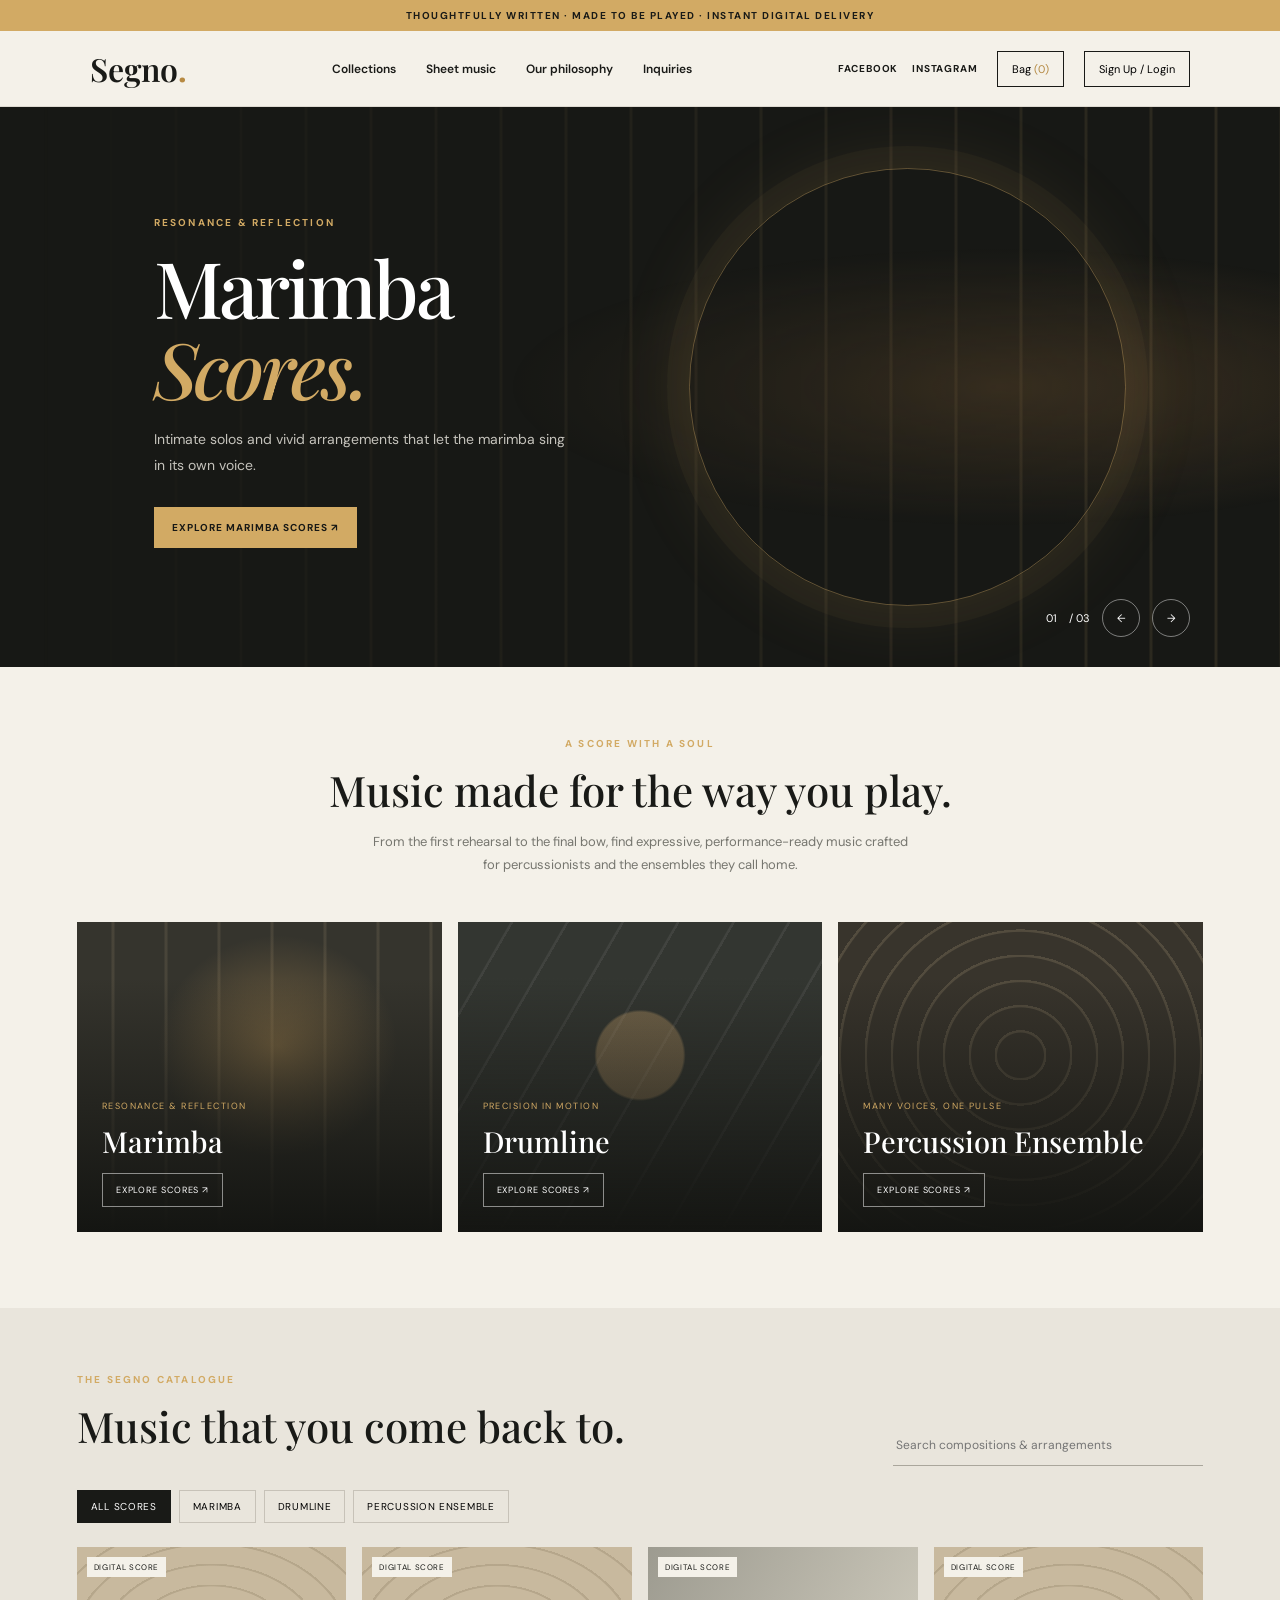
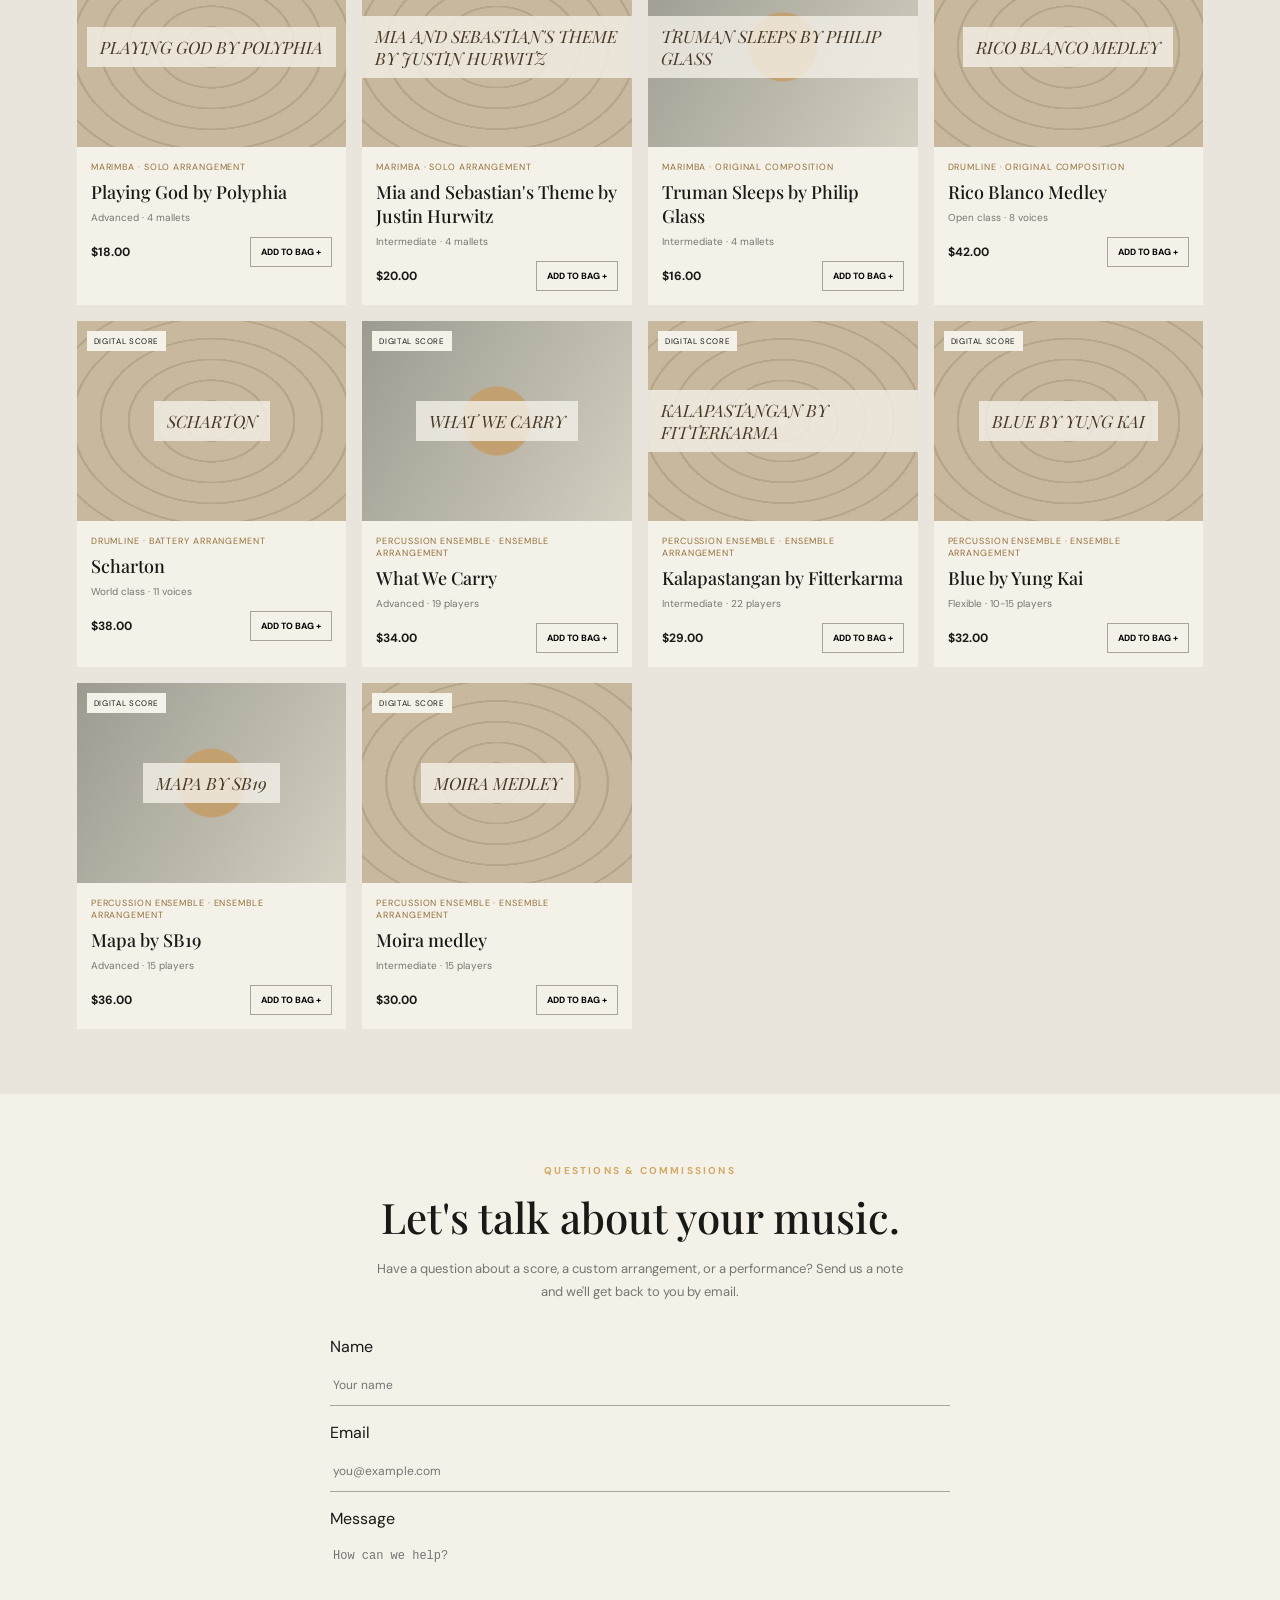
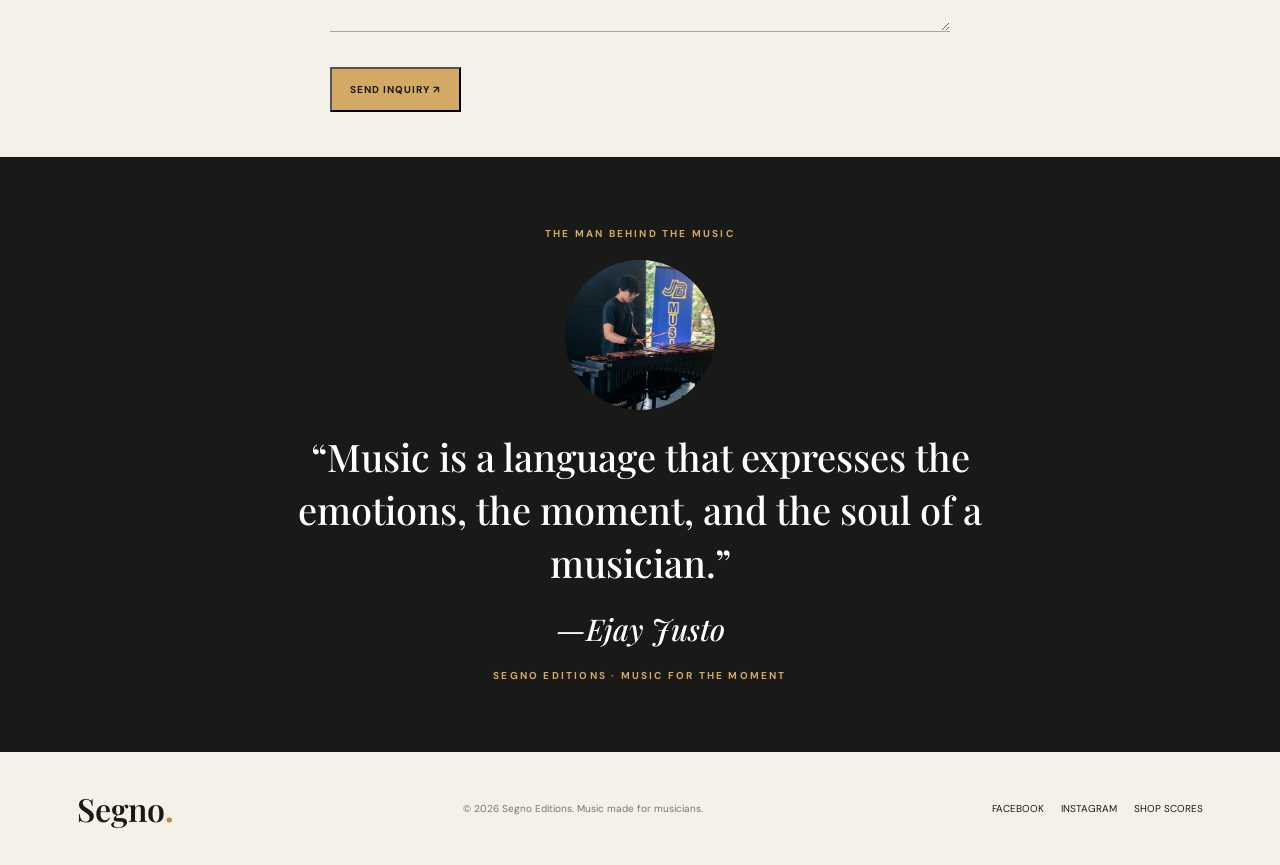
<file: index.html>
<!doctype html>
<html lang="en">
  <head>
    <meta charset="UTF-8" />
    <meta name="viewport" content="width=device-width, initial-scale=1" />
    <meta name="theme-color" content="#171815" />
    <title>Segno — Music for the moment</title>
    <link rel="stylesheet" href="0039JustoStyle.css" />
    <script src="LoginSignup.js" defer></script>
    <script src="0039JustoStyle.js" defer></script>
    <script src="LoggedIn.js" defer></script>
    <script src="Signedup.js" defer></script>
  </head>
  <body>
    <div class="announcement">
      Thoughtfully written · Made to be played · Instant digital delivery
    </div>
    <header>
      <button class="menu" id="menu" aria-label="Toggle navigation">☰</button
      ><a class="logo" href="#home">Segno<b>.</b></a>
      <nav class="nav" id="nav">
        <a href="#collections">Collections</a><a href="#shop">Sheet music</a
        ><a href="#about">Our philosophy</a><a href="#inquiries">Inquiries</a>
      </nav>
      <div class="right">
        <div class="social">
          <a href="https://www.facebook.com/Mobshaker.1" target="_blank" rel="noopener"
            >Facebook</a
          ><a href="https://www.instagram.com/mobshaker/?hl=en" target="_blank" rel="noopener"
            >Instagram</a
          >
        </div>
        <button class="cart-open" id="openCart">
          Bag <span class="count" id="count">(0)</span>
        </button>
        <button class="SignUpLogin" id="SignUpLogin" onclick="window.location.href='LoginSignup.html'">
          Sign Up / Login
        </button>
        <script>
          const session = getSession();
          const user = session && session.email ? readUsers()[session.email] : null;
          if (user) {
            getElementById("SignUpLogin").style.display = "none"
            SignUpLogin.button = "Hi, " + user.username;
          }
          else {
            getElementById("SignUpLogin").style.display = "block"
          }
        </script>
      </div>
    </header>
    <main>
      <section class="hero" id="home">
        <div class="hero-content">
          <div class="eyebrow" id="eyebrow">Resonance & reflection</div>
          <h1 id="title">Marimba<br /><em>Scores.</em></h1>
          <p id="description">
            Intimate solos and vivid arrangements that let the marimba sing in
            its own voice.
          </p>
          <a class="gold-button" id="heroLink" href="#marimba"
            >Explore marimba scores ↗</a
          >
        </div>
        <div class="controls">
          <span id="slideNumber">01</span> / 03
          <button id="prev" aria-label="Previous slide">←</button
          ><button id="next" aria-label="Next slide">→</button>
        </div>
      </section>
      <section class="intro" id="about">
        <div class="eyebrow">A score with a soul</div>
        <h2>Music made for the way you play.</h2>
        <p>
          From the first rehearsal to the final bow, find expressive,
          performance-ready music crafted for percussionists and the ensembles
          they call home.
        </p>
      </section>
      <section class="collections" id="collections">
        <article class="collection">
          <div class="collection-content">
            <small>Resonance & reflection</small>
            <h3>Marimba</h3>
            <a href="#marimba">Explore scores ↗</a>
          </div>
        </article>
        <article class="collection">
          <div class="collection-content">
            <small>Precision in motion</small>
            <h3>Drumline</h3>
            <a href="#drumline">Explore scores ↗</a>
          </div>
        </article>
        <article class="collection">
          <div class="collection-content">
            <small>Many voices, one pulse</small>
            <h3>Percussion Ensemble</h3>
            <a href="#ensemble">Explore scores ↗</a>
          </div>
        </article>
      </section>
      <section class="shop" id="shop">
        <div class="shop-head">
          <div>
            <div class="eyebrow">The Segno catalogue</div>
            <h2 id="shopTitle">Music that you come back to.</h2>
          </div>
          <input
            class="search"
            id="search"
            type="search"
            placeholder="Search compositions & arrangements"
            aria-label="Search scores"
          />
        </div>
        <div class="filters">
          <button class="filter active" data-filter="all">All scores</button
          ><button class="filter" data-filter="Marimba">Marimba</button
          ><button class="filter" data-filter="Drumline">Drumline</button
          ><button class="filter" data-filter="Percussion Ensemble">
            Percussion ensemble
          </button>
        </div>
        <div class="products" id="products"></div>
      </section>
      <section class="intro" id="inquiries">
        <div class="eyebrow">Questions & commissions</div>
        <h2>Let's talk about your music.</h2>
        <p>
          Have a question about a score, a custom arrangement, or a performance?
          Send us a note and we'll get back to you by email.
        </p>
        <form
          action="mailto:justo.ejay.silva1@gmail.com"
          method="post"
          enctype="text/plain"
          style="max-width: 620px; margin: 2rem auto 0; text-align: left;"
        >
          <label for="inquiryName">Name</label>
          <input
            class="search"
            id="inquiryName"
            name="Name"
            type="text"
            placeholder="Your name"
            required
            style="display: block; width: 100%; margin: 0.5rem 0 1rem;"
          />
          <label for="inquiryEmail">Email</label>
          <input
            class="search"
            id="inquiryEmail"
            name="Email"
            type="email"
            placeholder="you@example.com"
            required
            style="display: block; width: 100%; margin: 0.5rem 0 1rem;"
          />
          <label for="inquiryMessage">Message</label>
          <textarea
            class="search"
            id="inquiryMessage"
            name="Message"
            rows="5"
            placeholder="How can we help?"
            required
            style="display: block; width: 100%; margin: 0.5rem 0 1.25rem; resize: vertical;"
          ></textarea>
          <button class="gold-button" type="submit">Send inquiry ↗</button>
        </form>
      </section>
      <section class="quote">
        <div class="eyebrow">The Man behind the music</div>
        <div class="quote-image">
          <image src="Gemini_Generated_Image_k4zdtqk4zdtqk4zd.jpg" alt="EjayJusto" />
        </div>
        <blockquote>
          “Music is a language that expresses the emotions, the moment, and the soul of a musician.”
        </blockquote>
        <h2><em>—Ejay Justo</em></h2>
        <div class="eyebrow">Segno Editions · Music for the moment</div>
      </section>
    </main>
    <footer>
      <a class="logo" href="#home">Segno<b>.</b></a>
      <p>© 2026 Segno Editions. Music made for musicians.</p>
      <div class="footer-links">
        <a href="https://www.facebook.com/Mobshaker.1" target="_blank" rel="noopener"
          >Facebook</a
        ><a href="https://www.instagram.com/mobshaker/?hl=en" target="_blank" rel="noopener"
          >Instagram</a
        ><a href="#shop">Shop scores</a>
      </div>
    </footer>
    <div class="overlay" id="overlay"></div>
    <aside class="drawer" id="drawer" aria-label="Shopping bag">
      <div class="drawer-head">
        <h2>Your bag <span class="count" id="drawerCount">(0)</span></h2>
        <button class="close" id="close" aria-label="Close cart">x</button>
      </div>
      <div class="items" id="items"></div>
      <div class="total">
        <span>Subtotal</span><span id="total">$0.00</span>
      </div>
      <button class="checkout" id="checkout">Continue to checkout</button>
    </aside>
    <div class="notice" id="notice" role="status"></div>
  </body>
</html>
<!-- Placeholder ang $ sign ng Pesos, will change it -->
</file>
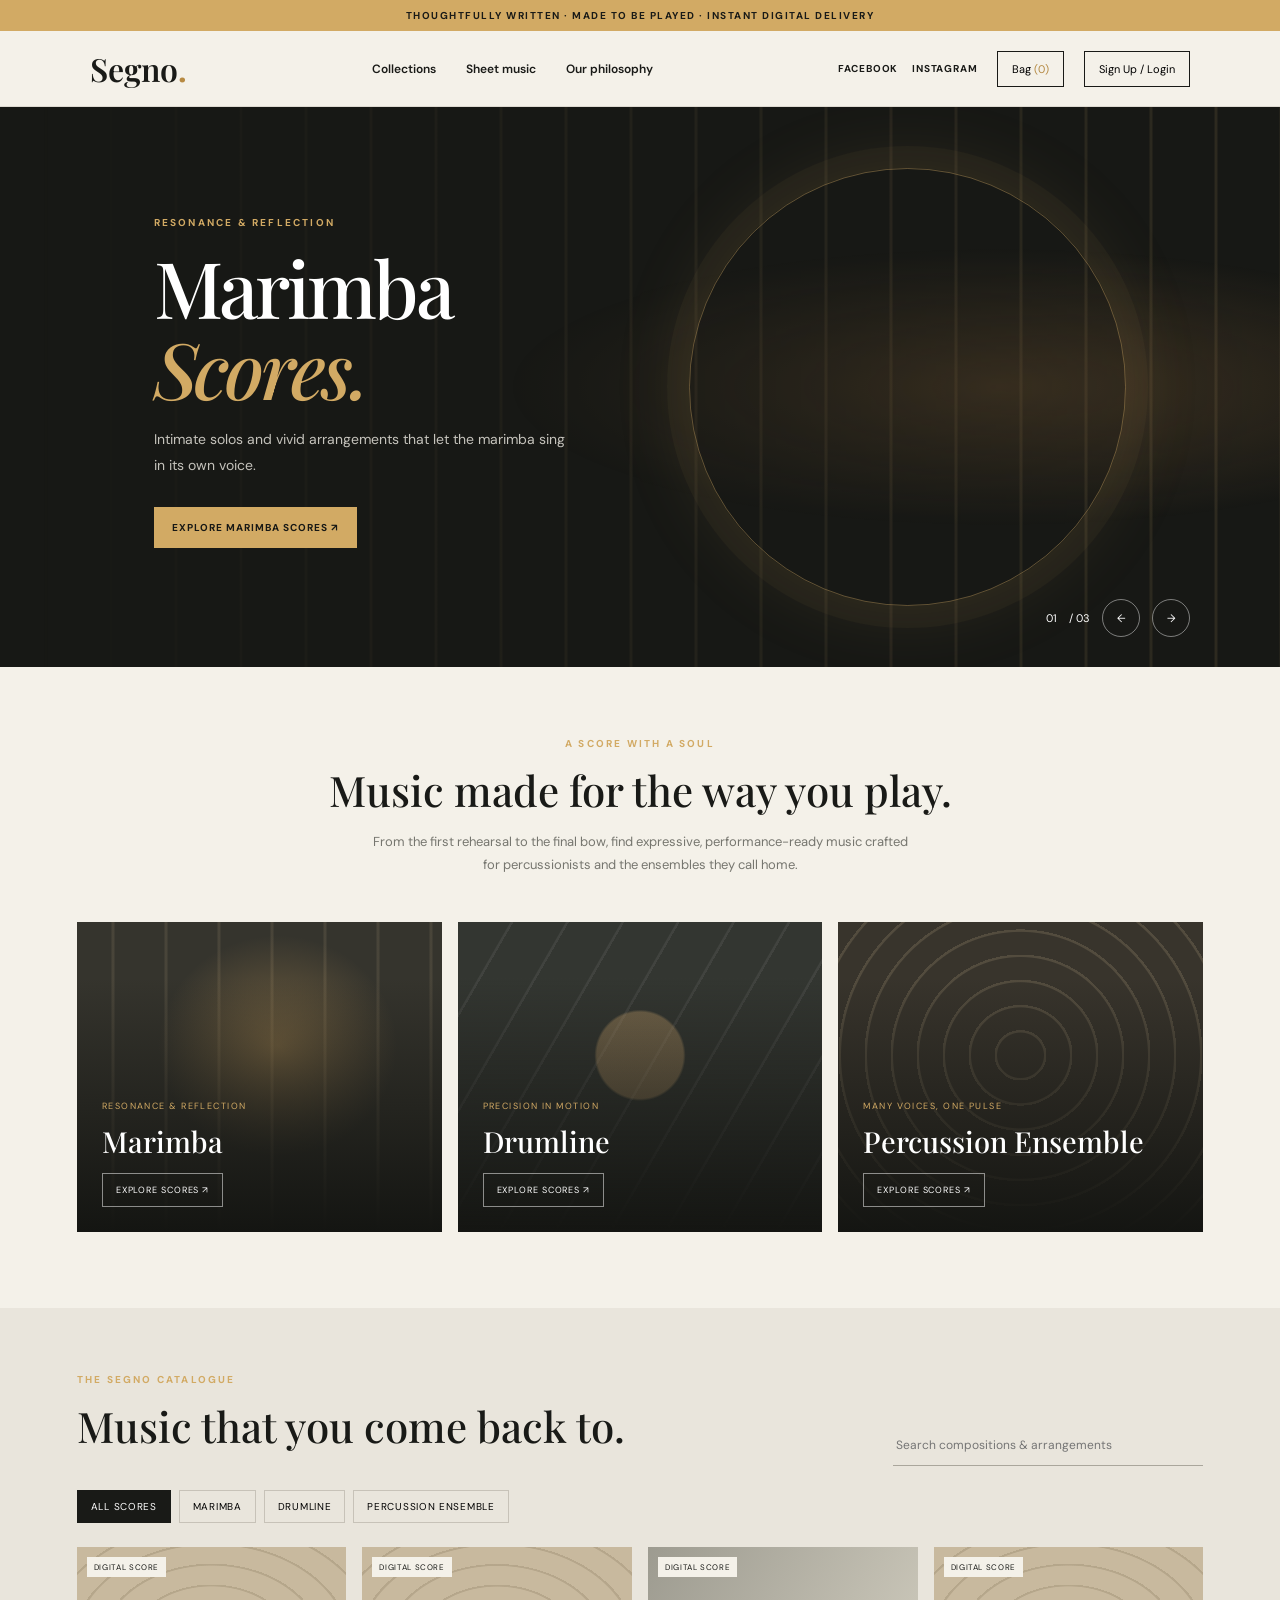
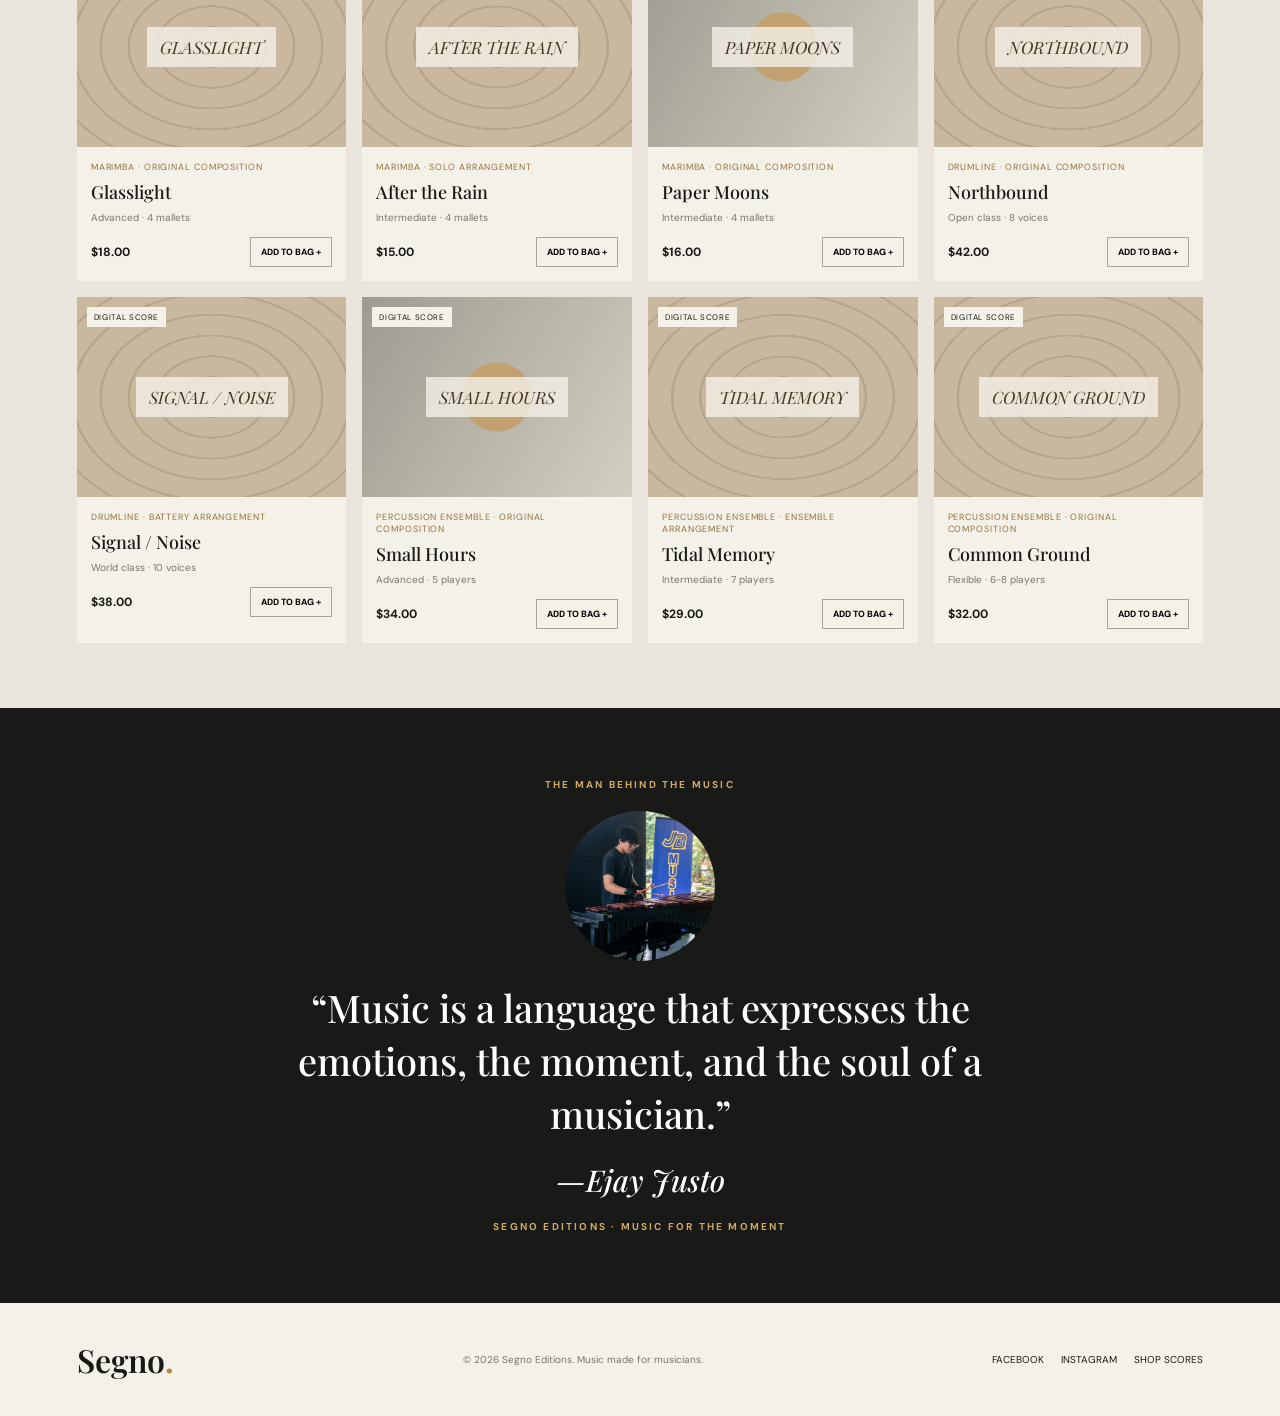
<file: WebSys E-Commerce/index.html>
<!doctype html>
<html lang="en">
  <head>
    <meta charset="UTF-8" />
    <meta name="viewport" content="width=device-width, initial-scale=1" />
    <meta name="theme-color" content="#171815" />
    <title>Segno — Music for the moment</title>
    <link rel="stylesheet" href="CSS/style.css" />
    <script src="JavaScript/LoginSignup.js" defer></script>
    <script src="JavaScript/index.js" defer></script>
    <script src="React/LoggedIn.js" defer></script>
    <script src="React/Signedup.js" defer></script>
  </head>
  <body>
    <div class="announcement">
      Thoughtfully written · Made to be played · Instant digital delivery
    </div>
    <header>
      <button class="menu" id="menu" aria-label="Toggle navigation">☰</button
      ><a class="logo" href="#home">Segno<b>.</b></a>
      <nav class="nav" id="nav">
        <a href="#collections">Collections</a><a href="#shop">Sheet music</a
        ><a href="#about">Our philosophy</a>
      </nav>
      <div class="right">
        <div class="social">
          <a href="https://www.facebook.com/Mobshaker.1" target="_blank" rel="noopener"
            >Facebook</a
          ><a href="https://www.instagram.com/mobshaker/?hl=en" target="_blank" rel="noopener"
            >Instagram</a
          >
        </div>
        <button class="cart-open" id="openCart">
          Bag <span class="count" id="count">(0)</span>
        </button>
        <button class="SignUpLogin" id="SignUpLogin" onclick="window.location.href='LoginSignup.html'">
          Sign Up / Login
        </button>
      </div>
    </header>
    <main>
      <section class="hero" id="home">
        <div class="hero-content">
          <div class="eyebrow" id="eyebrow">Resonance & reflection</div>
          <h1 id="title">Marimba<br /><em>Scores.</em></h1>
          <p id="description">
            Intimate solos and vivid arrangements that let the marimba sing in
            its own voice.
          </p>
          <a class="gold-button" id="heroLink" href="#marimba"
            >Explore marimba scores ↗</a
          >
        </div>
        <div class="controls">
          <span id="slideNumber">01</span> / 03
          <button id="prev" aria-label="Previous slide">←</button
          ><button id="next" aria-label="Next slide">→</button>
        </div>
      </section>
      <section class="intro" id="about">
        <div class="eyebrow">A score with a soul</div>
        <h2>Music made for the way you play.</h2>
        <p>
          From the first rehearsal to the final bow, find expressive,
          performance-ready music crafted for percussionists and the ensembles
          they call home.
        </p>
      </section>
      <section class="collections" id="collections">
        <article class="collection">
          <div class="collection-content">
            <small>Resonance & reflection</small>
            <h3>Marimba</h3>
            <a href="#marimba">Explore scores ↗</a>
          </div>
        </article>
        <article class="collection">
          <div class="collection-content">
            <small>Precision in motion</small>
            <h3>Drumline</h3>
            <a href="#drumline">Explore scores ↗</a>
          </div>
        </article>
        <article class="collection">
          <div class="collection-content">
            <small>Many voices, one pulse</small>
            <h3>Percussion Ensemble</h3>
            <a href="#ensemble">Explore scores ↗</a>
          </div>
        </article>
      </section>
      <section class="shop" id="shop">
        <div class="shop-head">
          <div>
            <div class="eyebrow">The Segno catalogue</div>
            <h2 id="shopTitle">Music that you come back to.</h2>
          </div>
          <input
            class="search"
            id="search"
            type="search"
            placeholder="Search compositions & arrangements"
            aria-label="Search scores"
          />
        </div>
        <div class="filters">
          <button class="filter active" data-filter="all">All scores</button
          ><button class="filter" data-filter="Marimba">Marimba</button
          ><button class="filter" data-filter="Drumline">Drumline</button
          ><button class="filter" data-filter="Percussion Ensemble">
            Percussion ensemble
          </button>
        </div>
        <div class="products" id="products"></div>
      </section>
      <section class="quote">
        <div class="eyebrow">The Man behind the music</div>
        <div class="quote-image">
          <image src="Images/Gemini_Generated_Image_k4zdtqk4zdtqk4zd.jpg" alt="EjayJusto" />
        </div>
        <blockquote>
          “Music is a language that expresses the emotions, the moment, and the soul of a musician.”
        </blockquote>
        <h2><em>—Ejay Justo</em></h2>
        <div class="eyebrow">Segno Editions · Music for the moment</div>
      </section>
    </main>
    <footer>
      <a class="logo" href="#home">Segno<b>.</b></a>
      <p>© 2026 Segno Editions. Music made for musicians.</p>
      <div class="footer-links">
        <a href="https://www.facebook.com/Mobshaker.1" target="_blank" rel="noopener"
          >Facebook</a
        ><a href="https://www.instagram.com/mobshaker/?hl=en" target="_blank" rel="noopener"
          >Instagram</a
        ><a href="#shop">Shop scores</a>
      </div>
    </footer>
    <div class="overlay" id="overlay"></div>
    <aside class="drawer" id="drawer" aria-label="Shopping bag">
      <div class="drawer-head">
        <h2>Your bag <span class="count" id="drawerCount">(0)</span></h2>
        <button class="close" id="close" aria-label="Close cart">x</button>
      </div>
      <div class="items" id="items"></div>
      <div class="total">
        <span>Subtotal</span><span id="total">$0.00</span>
      </div>
      <button class="checkout" id="checkout">Continue to checkout</button>
    </aside>
    <div class="notice" id="notice" role="status"></div>
  </body>
</html>
</file>
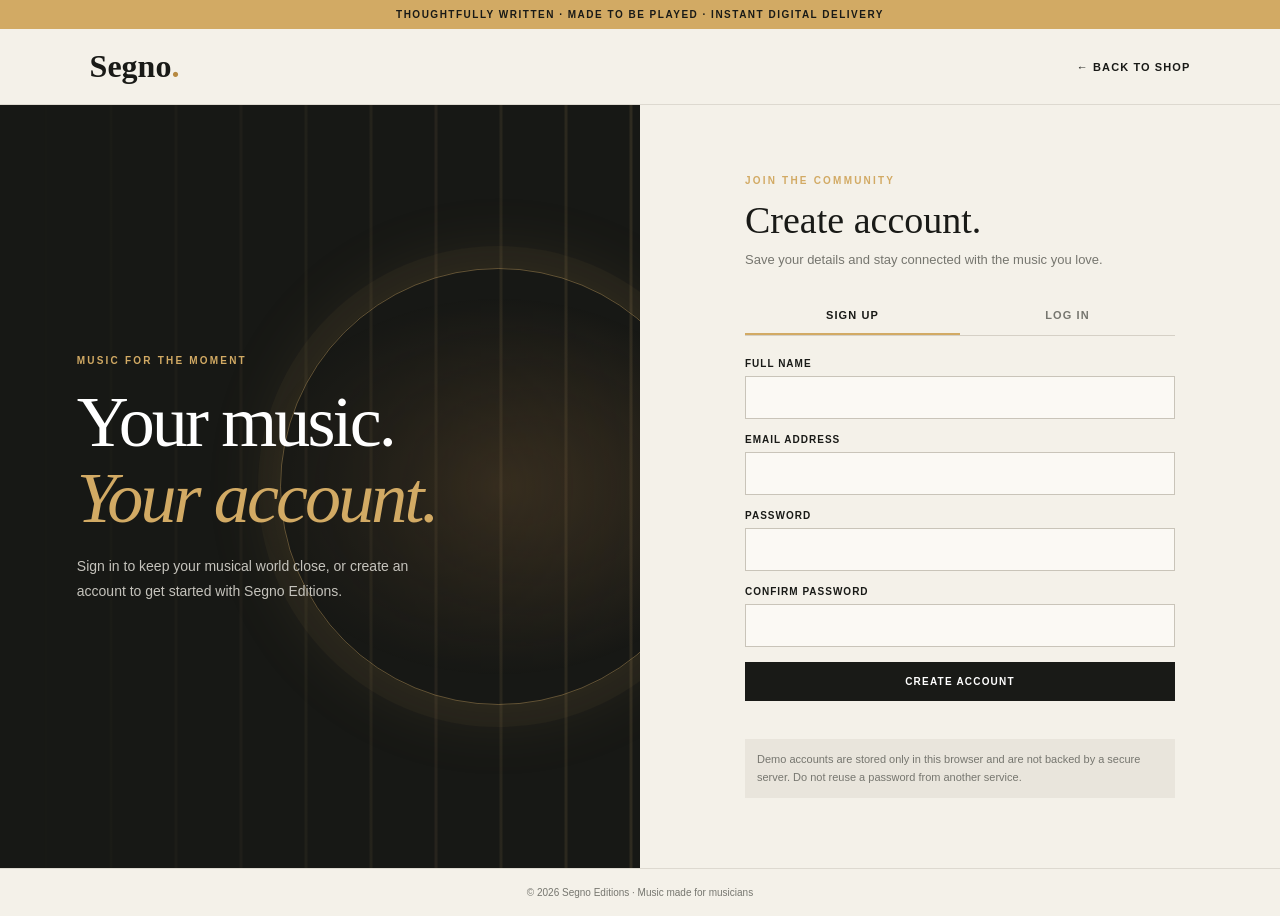
<file: LoginSignup.html>
<!doctype html>
<html lang="en">
	<head>
		<meta charset="UTF-8" />
		<meta name="viewport" content="width=device-width, initial-scale=1" />
		<meta name="theme-color" content="#171815" />
		<title>Account — Segno Editions</title>
		<link rel="stylesheet" href="LoginSignup.css" />
        <script src="LoginSignup.js" defer></script>
        <script src="0039JustoStyle.js" defer></script>
        <script src="LoggedIn.js" defer></script>
        <script src="Signedup.js" defer></script>
	</head>
	<body>
		<div class="announcement">Thoughtfully written · Made to be played · Instant digital delivery</div>
		<header><a class="logo" href="index.html">Segno<b>.</b></a><a class="back" href="index.html">← Back to shop</a></header>
		<main>
			<section class="visual" aria-label="Welcome to Segno Editions"><div class="visual-copy"><div class="eyebrow">Music for the moment</div><h1>Your music.<br /><em>Your account.</em></h1><p>Sign in to keep your musical world close, or create an account to get started with Segno Editions.</p></div></section>
			<section class="panel"><div class="card" id="accountCard" aria-live="polite"></div></section>
		</main>
		<footer class="foot">© 2026 Segno Editions · Music made for musicians</footer>
	</body>
</html>
</file>
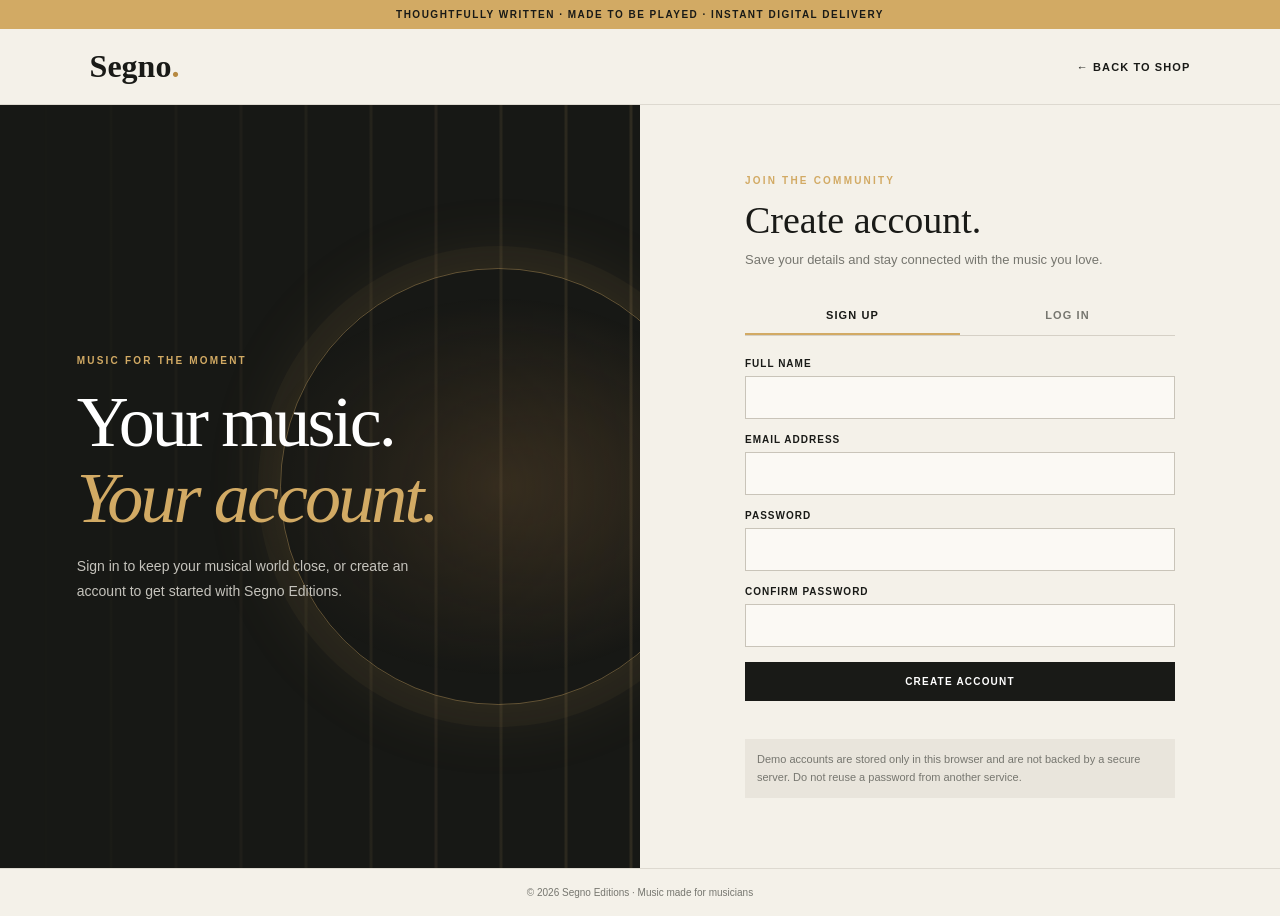
<file: WebSys E-Commerce/LoginSignup.html>
<!doctype html>
<html lang="en">
	<head>
		<meta charset="UTF-8" />
		<meta name="viewport" content="width=device-width, initial-scale=1" />
		<meta name="theme-color" content="#171815" />
		<title>Account — Segno Editions</title>
		<link rel="stylesheet" href="CSS/LoginSignup.css" />
        <script src="JavaScript/LoginSignup.js" defer></script>
        <script src="JavaScript/index.js" defer></script>
        <script src="React/LoggedIn.js" defer></script>
        <script src="React/Signedup.js" defer></script>
	</head>
	<body>
		<div class="announcement">Thoughtfully written · Made to be played · Instant digital delivery</div>
		<header><a class="logo" href="index.html">Segno<b>.</b></a><a class="back" href="index.html">← Back to shop</a></header>
		<main>
			<section class="visual" aria-label="Welcome to Segno Editions"><div class="visual-copy"><div class="eyebrow">Music for the moment</div><h1>Your music.<br /><em>Your account.</em></h1><p>Sign in to keep your musical world close, or create an account to get started with Segno Editions.</p></div></section>
			<section class="panel"><div class="card" id="accountCard" aria-live="polite"></div></section>
		</main>
		<footer class="foot">© 2026 Segno Editions · Music made for musicians</footer>
	</body>
</html>
</file>
<file: 0039JustoStyle.css>
@import url("https://fonts.googleapis.com/css2?family=DM+Sans:wght@400;500;600;700&family=Playfair+Display:wght@500;600;700&display=swap");
:root {
  --ink: #191a17;
  --paper: #f4f1e9;
  --gold: #d2aa64;
  --muted: #76766f;
  --serif: "Playfair Display", Georgia, serif;
  --sans: "DM Sans", Arial, sans-serif;
}
* {
  box-sizing: border-box;
}
html {
  scroll-behavior: smooth;
}
body {
  margin: 0;
  background: var(--paper);
  color: var(--ink);
  font-family: var(--sans);
}
a {
  color: inherit;
  text-decoration: none;
}
button,
input {
  font: inherit;
}
.announcement {
  text-align: center;
  justify-content: center;
  padding: 9px;
  background: var(--gold);
  font-size: 10px;
  font-weight: 700;
  letter-spacing: 0.15em;
  text-transform: uppercase;
}
header {
  height: 76px;
  padding: 0 7%;
  display: flex;
  align-items: center;
  justify-content: space-between;
  border-bottom: 1px solid #ddd9d0;
}
.logo {
  font: 600 32px var(--serif);
}
.logo b {
  color: #b78a42;
}
.nav {
  display: flex;
  gap: 30px;
  font-size: 12px;
  font-weight: 600;
}
.nav a:hover,
.social a:hover {
  color: #a67e3d;
}
.right {
  display: flex;
  align-items: center;
  gap: 20px;
}
.social {
  display: flex;
  gap: 14px;
}
.social a {
  font-size: 10px;
  font-weight: 700;
  text-transform: uppercase;
  letter-spacing: 0.08em;
}
.cart-open ,.SignUpLogin {
  background: transparent;
  border: 1px solid var(--ink);
  padding: 10px 14px;
  cursor: pointer;
  font-size: 11px;
}
.count {
  color: #b58a43;
}
.menu {
  display: none;
  background: none;
  border: 0;
  font-size: 22px;
}
.hero {
  min-height: 560px;
  background: #171815;
  color: white;
  position: relative;
  display: flex;
  align-items: center;
  overflow: hidden;
}
.hero:before {
  content: "";
  position: absolute;
  inset: 0;
  background:
    radial-gradient(ellipse at 78% 50%, #8e683b55, transparent 35%),
    repeating-linear-gradient(
      90deg,
      transparent 0 44px,
      #d1ae7120 45px 47px,
      transparent 48px 65px
    );
  mask-image: linear-gradient(90deg, transparent, #000);
}
.hero:after {
  content: "";
  position: absolute;
  right: 12%;
  width: 34vw;
  height: 34vw;
  border: 1px solid #d2aa6466;
  border-radius: 50%;
  box-shadow:
    0 0 0 22px #d2aa640a,
    0 0 80px #d2aa6422;
}
.hero-content {
  position: relative;
  z-index: 1;
  margin-left: 12%;
  max-width: 570px;
  padding: 70px 20px 80px 0;
}
.eyebrow {
  color: var(--gold);
  font-size: 10px;
  font-weight: 700;
  letter-spacing: 0.22em;
  text-transform: uppercase;
}
.quote-image img {
  display: block;
  width: 150px;
  height: 150px;
  margin: 20px auto;
  border-radius: 50%;
  object-fit: cover;
}
.hero h1 {
  font: 500 clamp(48px, 7vw, 78px)/1.04 var(--serif);
  letter-spacing: -0.04em;
  margin: 18px 0;
}
.hero h1 em {
  color: var(--gold);
  font-weight: 500;
}
.hero p {
  max-width: 420px;
  color: #c5c3bc;
  font-size: 14px;
  line-height: 1.8;
}
.gold-button {
  display: inline-block;
  background: var(--gold);
  padding: 14px 18px;
  margin-top: 15px;
  color: #171815;
  font-size: 10px;
  font-weight: 700;
  letter-spacing: 0.1em;
  text-transform: uppercase;
}
.gold-button:hover {
  background: #e3c07f;
}
.controls {
  position: absolute;
  z-index: 2;
  right: 7%;
  bottom: 30px;
  display: flex;
  align-items: center;
  gap: 12px;
  font-size: 11px;
}
.controls button {
  width: 38px;
  height: 38px;
  border: 1px solid #ffffff70;
  border-radius: 50%;
  background: none;
  color: white;
  cursor: pointer;
}
.controls button:hover {
  background: var(--gold);
  color: var(--ink);
}
.intro {
  text-align: center;
  padding: 70px 8% 45px;
}
.intro h2,
.shop h2 {
  font: 500 clamp(30px, 4vw, 42px) var(--serif);
  margin: 12px 0;
}
.intro p {
  max-width: 550px;
  margin: auto;
  color: var(--muted);
  font-size: 13px;
  line-height: 1.8;
}
.collections {
  padding: 0 6% 76px;
  display: grid;
  grid-template-columns: repeat(3, 1fr);
  gap: 16px;
}
.collection {
  height: 310px;
  padding: 25px;
  display: flex;
  align-items: flex-end;
  color: white;
  position: relative;
  overflow: hidden;
  background: #35342d;
}
.collection:before {
  content: "";
  position: absolute;
  inset: 0;
  background:
    linear-gradient(0deg, #141512 0%, transparent 82%),
    radial-gradient(ellipse at 55% 40%, #d1a45d66, transparent 42%),
    repeating-linear-gradient(
      90deg,
      transparent 0 34px,
      #e6ca9c1c 35px 37px,
      transparent 38px 53px
    );
  transition: transform 0.5s;
}
.collection:hover:before {
  transform: scale(1.04);
}
.collection:nth-child(2):before {
  background:
    linear-gradient(0deg, #141512, transparent 82%),
    radial-gradient(circle at 50% 43%, #c9a46d66 0 17%, transparent 18%),
    repeating-linear-gradient(120deg, transparent 0 45px, #fff1 46px 48px),
    #333631;
}
.collection:nth-child(3):before {
  background:
    linear-gradient(0deg, #141512, transparent 82%),
    repeating-radial-gradient(
      ellipse at 50% 43%,
      transparent 0 23px,
      #dfc89c29 24px 26px
    ),
    #38342c;
}
.collection-content {
  position: relative;
}
.collection small {
  font-size: 9px;
  letter-spacing: 0.16em;
  text-transform: uppercase;
  color: var(--gold);
}
.collection h3 {
  font: 500 29px var(--serif);
  margin: 8px 0 13px;
}
.collection a {
  display: inline-block;
  border: 1px solid #ffffff80;
  padding: 10px 13px;
  font-size: 9px;
  letter-spacing: 0.1em;
  text-transform: uppercase;
}
.collection a:hover {
  background: var(--gold);
  color: var(--ink);
  border-color: var(--gold);
}
.shop {
  padding: 65px 6%;
  background: #e9e5dc;
  scroll-margin-top: 20px;
}
.shop-head {
  display: flex;
  justify-content: space-between;
  align-items: end;
  gap: 25px;
  margin-bottom: 24px;
}
.search {
  width: min(310px, 100%);
  padding: 12px 3px;
  border: 0;
  border-bottom: 1px solid #aaa69c;
  background: none;
  outline: none;
  font-size: 12px;
}
.filters {
  display: flex;
  gap: 8px;
  flex-wrap: wrap;
  margin-bottom: 24px;
}
.filter {
  padding: 9px 13px;
  background: none;
  border: 1px solid #c7c2b8;
  font-size: 10px;
  text-transform: uppercase;
  letter-spacing: 0.07em;
  cursor: pointer;
}
.filter.active,
.filter:hover {
  background: var(--ink);
  color: white;
  border-color: var(--ink);
}
.products {
  display: grid;
  grid-template-columns: repeat(4, 1fr);
  gap: 16px;
}
.card {
  background: var(--paper);
}
.art {
  height: 200px;
  background:
    radial-gradient(circle, #dbc59e 0 2%, transparent 3%),
    repeating-radial-gradient(
      ellipse at 50% 50%,
      transparent 0 25px,
      #59492e2b 26px 28px
    ),
    #c8b99e;
  display: grid;
  place-items: center;
  position: relative;
}
.card:nth-child(3n) .art {
  background:
    radial-gradient(circle at 50%, #c2a070 0 20%, transparent 21%),
    linear-gradient(120deg, #9d9b90, #d3cfc1);
}
.art span {
  background: #f4f1e9cc;
  padding: 9px 13px;
  font: italic 17px var(--serif);
  color: #493a26;
}
.art label {
  position: absolute;
  left: 10px;
  top: 10px;
  background: var(--paper);
  padding: 5px 7px;
  font-size: 8px;
  text-transform: uppercase;
  letter-spacing: 0.08em;
}
.info {
  padding: 14px;
}
.type {
  font-size: 9px;
  color: #94713b;
  text-transform: uppercase;
  letter-spacing: 0.1em;
}
.info h3 {
  font: 500 18px var(--serif);
  margin: 7px 0;
}
.details {
  color: var(--muted);
  font-size: 10px;
}
.purchase {
  display: flex;
  justify-content: space-between;
  align-items: center;
  margin-top: 13px;
  font-size: 12px;
  font-weight: 700;
}
.add {
  padding: 8px 10px;
  background: none;
  border: 1px solid #aaa397;
  font-size: 9px;
  text-transform: uppercase;
  cursor: pointer;
}
.add:hover {
  background: var(--ink);
  color: white;
}
.empty {
  grid-column: 1/-1;
  text-align: center;
  padding: 35px;
  color: var(--muted);
}
.quote {
  background: #191a17;
  color: white;
  text-align: center;
  padding: 70px 8%;
}
.quote blockquote {
  max-width: 760px;
  margin: 18px auto;
  font: 500 clamp(25px, 4vw, 38px)/1.4 var(--serif);
}
.quote h2 {
  font: 500 clamp(20px, 3vw, 30px) var(--serif);
  margin: 20px 0;
}
footer {
  padding: 35px 6%;
  display: flex;
  justify-content: space-between;
  align-items: center;
  gap: 18px;
}
footer p {
  font-size: 10px;
  color: var(--muted);
}
.footer-links {
  display: flex;
  gap: 17px;
  font-size: 10px;
  text-transform: uppercase;
  transition: transform ease 1s;
}
.footer-links a:hover {
  color: var(--gold);
  transform: scale(1.2);
}
.overlay {
  position: fixed;
  inset: 0;
  background: #0007;
  z-index: 5;
  opacity: 0;
  visibility: hidden;
  transition: 0.25s;
}
.overlay.open {
  opacity: 1;
  visibility: visible;
}
.drawer {
  position: fixed;
  z-index: 6;
  right: 0;
  top: 0;
  width: min(410px, 100%);
  height: 100vh;
  background: var(--paper);
  padding: 25px;
  transform: translateX(100%);
  transition: 0.3s;
  display: flex;
  flex-direction: column;
}
.drawer.open {
  transform: translateX(0);
}
.drawer-head {
  display: flex;
  justify-content: space-between;
  border-bottom: 1px solid #ddd9d0;
  padding-bottom: 16px;
}
.drawer-head h2 {
  font: 500 25px var(--serif);
  margin: 0;
}
.close {
  border: 0;
  background: none;
  font-size: 25px;
  cursor: pointer;
}
.items {
  overflow: auto;
  flex: 1;
}
.item {
  display: flex;
  justify-content: space-between;
  padding: 17px 0;
  border-bottom: 1px solid #ddd9d0;
  font-size: 12px;
}
.item small {
  display: block;
  color: var(--muted);
  margin-top: 5px;
}
.remove {
  border: 0;
  background: none;
  color: #94713b;
  cursor: pointer;
  font-size: 10px;
}
.total {
  border-top: 1px solid #ddd9d0;
  padding: 16px 0;
  display: flex;
  justify-content: space-between;
  font-weight: 700;
  font-size: 13px;
}
.checkout {
  width: 100%;
  padding: 14px;
  background: var(--ink);
  color: white;
  border: 0;
  text-transform: uppercase;
  letter-spacing: 0.1em;
  font-size: 10px;
  cursor: pointer;
}
.notice {
  position: fixed;
  z-index: 8;
  bottom: 20px;
  left: 50%;
  transform: translate(-50%, 20px);
  opacity: 0;
  background: var(--ink);
  color: white;
  padding: 12px 18px;
  font-size: 11px;
  transition: 0.2s;
  pointer-events: none;
}
.notice.show {
  opacity: 1;
  transform: translate(-50%, 0);
}
@media (max-width: 850px) {
  .products {
    grid-template-columns: repeat(2, 1fr);
  }
  .nav {
    gap: 16px;
  }
  .social {
    display: none;
  }
  .hero-content {
    margin-left: 8%;
  }
}
@media (max-width: 620px) {
  header {
    height: 66px;
    padding: 0 5%;
  }
  .menu {
    display: block;
  }
  .nav {
    display: none;
    position: absolute;
    z-index: 4;
    top: 98px;
    left: 0;
    right: 0;
    padding: 20px 7%;
    background: var(--paper);
    flex-direction: column;
  }
  .nav.open {
    display: flex;
  }
  .logo {
    font-size: 27px;
  }
  .right {
    gap: 8px;
  }
  .cart-open {
    padding: 9px;
  }
  .hero {
    min-height: 510px;
  }
  .hero-content {
    margin-left: 7%;
    padding-right: 5%;
  }
  .hero h1 {
    font-size: 54px;
  }
  .hero:after {
    right: -20%;
    width: 75vw;
    height: 75vw;
    opacity: 0.55;
  }
  .intro {
    padding: 55px 7% 35px;
  }
  .collections {
    grid-template-columns: 1fr;
    padding: 0 6% 55px;
  }
  .collection {
    height: 245px;
  }
  .shop {
    padding: 50px 6%;
  }
  .shop-head {
    align-items: flex-start;
    flex-direction: column;
  }
  .search {
    width: 100%;
  }
  .products {
    gap: 10px;
  }
  .art {
    height: 155px;
  }
  .info {
    padding: 11px;
  }
  .info h3 {
    font-size: 16px;
  }
  .add {
    font-size: 8px;
    padding: 7px;
  }
  footer {
    flex-wrap: wrap;
  }
  footer p {
    order: 3;
    width: 100%;
  }
}
</file>
<file: WebSys E-Commerce/CSS/style.css>
@import url("https://fonts.googleapis.com/css2?family=DM+Sans:wght@400;500;600;700&family=Playfair+Display:wght@500;600;700&display=swap");
:root {
  --ink: #191a17;
  --paper: #f4f1e9;
  --gold: #d2aa64;
  --muted: #76766f;
  --serif: "Playfair Display", Georgia, serif;
  --sans: "DM Sans", Arial, sans-serif;
}
* {
  box-sizing: border-box;
}
html {
  scroll-behavior: smooth;
}
body {
  margin: 0;
  background: var(--paper);
  color: var(--ink);
  font-family: var(--sans);
}
a {
  color: inherit;
  text-decoration: none;
}
button,
input {
  font: inherit;
}
.announcement {
  text-align: center;
  justify-content: center;
  padding: 9px;
  background: var(--gold);
  font-size: 10px;
  font-weight: 700;
  letter-spacing: 0.15em;
  text-transform: uppercase;
}
header {
  height: 76px;
  padding: 0 7%;
  display: flex;
  align-items: center;
  justify-content: space-between;
  border-bottom: 1px solid #ddd9d0;
}
.logo {
  font: 600 32px var(--serif);
}
.logo b {
  color: #b78a42;
}
.nav {
  display: flex;
  gap: 30px;
  font-size: 12px;
  font-weight: 600;
}
.nav a:hover,
.social a:hover {
  color: #a67e3d;
}
.right {
  display: flex;
  align-items: center;
  gap: 20px;
}
.social {
  display: flex;
  gap: 14px;
}
.social a {
  font-size: 10px;
  font-weight: 700;
  text-transform: uppercase;
  letter-spacing: 0.08em;
}
.cart-open ,.SignUpLogin {
  background: transparent;
  border: 1px solid var(--ink);
  padding: 10px 14px;
  cursor: pointer;
  font-size: 11px;
}
.count {
  color: #b58a43;
}
.menu {
  display: none;
  background: none;
  border: 0;
  font-size: 22px;
}
.hero {
  min-height: 560px;
  background: #171815;
  color: white;
  position: relative;
  display: flex;
  align-items: center;
  overflow: hidden;
}
.hero:before {
  content: "";
  position: absolute;
  inset: 0;
  background:
    radial-gradient(ellipse at 78% 50%, #8e683b55, transparent 35%),
    repeating-linear-gradient(
      90deg,
      transparent 0 44px,
      #d1ae7120 45px 47px,
      transparent 48px 65px
    );
  mask-image: linear-gradient(90deg, transparent, #000);
}
.hero:after {
  content: "";
  position: absolute;
  right: 12%;
  width: 34vw;
  height: 34vw;
  border: 1px solid #d2aa6466;
  border-radius: 50%;
  box-shadow:
    0 0 0 22px #d2aa640a,
    0 0 80px #d2aa6422;
}
.hero-content {
  position: relative;
  z-index: 1;
  margin-left: 12%;
  max-width: 570px;
  padding: 70px 20px 80px 0;
}
.eyebrow {
  color: var(--gold);
  font-size: 10px;
  font-weight: 700;
  letter-spacing: 0.22em;
  text-transform: uppercase;
}
.quote-image img {
  display: block;
  width: 150px;
  height: 150px;
  margin: 20px auto;
  border-radius: 50%;
  object-fit: cover;
}
.hero h1 {
  font: 500 clamp(48px, 7vw, 78px)/1.04 var(--serif);
  letter-spacing: -0.04em;
  margin: 18px 0;
}
.hero h1 em {
  color: var(--gold);
  font-weight: 500;
}
.hero p {
  max-width: 420px;
  color: #c5c3bc;
  font-size: 14px;
  line-height: 1.8;
}
.gold-button {
  display: inline-block;
  background: var(--gold);
  padding: 14px 18px;
  margin-top: 15px;
  color: #171815;
  font-size: 10px;
  font-weight: 700;
  letter-spacing: 0.1em;
  text-transform: uppercase;
}
.gold-button:hover {
  background: #e3c07f;
}
.controls {
  position: absolute;
  z-index: 2;
  right: 7%;
  bottom: 30px;
  display: flex;
  align-items: center;
  gap: 12px;
  font-size: 11px;
}
.controls button {
  width: 38px;
  height: 38px;
  border: 1px solid #ffffff70;
  border-radius: 50%;
  background: none;
  color: white;
  cursor: pointer;
}
.controls button:hover {
  background: var(--gold);
  color: var(--ink);
}
.intro {
  text-align: center;
  padding: 70px 8% 45px;
}
.intro h2,
.shop h2 {
  font: 500 clamp(30px, 4vw, 42px) var(--serif);
  margin: 12px 0;
}
.intro p {
  max-width: 550px;
  margin: auto;
  color: var(--muted);
  font-size: 13px;
  line-height: 1.8;
}
.collections {
  padding: 0 6% 76px;
  display: grid;
  grid-template-columns: repeat(3, 1fr);
  gap: 16px;
}
.collection {
  height: 310px;
  padding: 25px;
  display: flex;
  align-items: flex-end;
  color: white;
  position: relative;
  overflow: hidden;
  background: #35342d;
}
.collection:before {
  content: "";
  position: absolute;
  inset: 0;
  background:
    linear-gradient(0deg, #141512 0%, transparent 82%),
    radial-gradient(ellipse at 55% 40%, #d1a45d66, transparent 42%),
    repeating-linear-gradient(
      90deg,
      transparent 0 34px,
      #e6ca9c1c 35px 37px,
      transparent 38px 53px
    );
  transition: transform 0.5s;
}
.collection:hover:before {
  transform: scale(1.04);
}
.collection:nth-child(2):before {
  background:
    linear-gradient(0deg, #141512, transparent 82%),
    radial-gradient(circle at 50% 43%, #c9a46d66 0 17%, transparent 18%),
    repeating-linear-gradient(120deg, transparent 0 45px, #fff1 46px 48px),
    #333631;
}
.collection:nth-child(3):before {
  background:
    linear-gradient(0deg, #141512, transparent 82%),
    repeating-radial-gradient(
      ellipse at 50% 43%,
      transparent 0 23px,
      #dfc89c29 24px 26px
    ),
    #38342c;
}
.collection-content {
  position: relative;
}
.collection small {
  font-size: 9px;
  letter-spacing: 0.16em;
  text-transform: uppercase;
  color: var(--gold);
}
.collection h3 {
  font: 500 29px var(--serif);
  margin: 8px 0 13px;
}
.collection a {
  display: inline-block;
  border: 1px solid #ffffff80;
  padding: 10px 13px;
  font-size: 9px;
  letter-spacing: 0.1em;
  text-transform: uppercase;
}
.collection a:hover {
  background: var(--gold);
  color: var(--ink);
  border-color: var(--gold);
}
.shop {
  padding: 65px 6%;
  background: #e9e5dc;
  scroll-margin-top: 20px;
}
.shop-head {
  display: flex;
  justify-content: space-between;
  align-items: end;
  gap: 25px;
  margin-bottom: 24px;
}
.search {
  width: min(310px, 100%);
  padding: 12px 3px;
  border: 0;
  border-bottom: 1px solid #aaa69c;
  background: none;
  outline: none;
  font-size: 12px;
}
.filters {
  display: flex;
  gap: 8px;
  flex-wrap: wrap;
  margin-bottom: 24px;
}
.filter {
  padding: 9px 13px;
  background: none;
  border: 1px solid #c7c2b8;
  font-size: 10px;
  text-transform: uppercase;
  letter-spacing: 0.07em;
  cursor: pointer;
}
.filter.active,
.filter:hover {
  background: var(--ink);
  color: white;
  border-color: var(--ink);
}
.products {
  display: grid;
  grid-template-columns: repeat(4, 1fr);
  gap: 16px;
}
.card {
  background: var(--paper);
}
.art {
  height: 200px;
  background:
    radial-gradient(circle, #dbc59e 0 2%, transparent 3%),
    repeating-radial-gradient(
      ellipse at 50% 50%,
      transparent 0 25px,
      #59492e2b 26px 28px
    ),
    #c8b99e;
  display: grid;
  place-items: center;
  position: relative;
}
.card:nth-child(3n) .art {
  background:
    radial-gradient(circle at 50%, #c2a070 0 20%, transparent 21%),
    linear-gradient(120deg, #9d9b90, #d3cfc1);
}
.art span {
  background: #f4f1e9cc;
  padding: 9px 13px;
  font: italic 17px var(--serif);
  color: #493a26;
}
.art label {
  position: absolute;
  left: 10px;
  top: 10px;
  background: var(--paper);
  padding: 5px 7px;
  font-size: 8px;
  text-transform: uppercase;
  letter-spacing: 0.08em;
}
.info {
  padding: 14px;
}
.type {
  font-size: 9px;
  color: #94713b;
  text-transform: uppercase;
  letter-spacing: 0.1em;
}
.info h3 {
  font: 500 18px var(--serif);
  margin: 7px 0;
}
.details {
  color: var(--muted);
  font-size: 10px;
}
.purchase {
  display: flex;
  justify-content: space-between;
  align-items: center;
  margin-top: 13px;
  font-size: 12px;
  font-weight: 700;
}
.add {
  padding: 8px 10px;
  background: none;
  border: 1px solid #aaa397;
  font-size: 9px;
  text-transform: uppercase;
  cursor: pointer;
}
.add:hover {
  background: var(--ink);
  color: white;
}
.empty {
  grid-column: 1/-1;
  text-align: center;
  padding: 35px;
  color: var(--muted);
}
.quote {
  background: #191a17;
  color: white;
  text-align: center;
  padding: 70px 8%;
}
.quote blockquote {
  max-width: 760px;
  margin: 18px auto;
  font: 500 clamp(25px, 4vw, 38px)/1.4 var(--serif);
}
.quote h2 {
  font: 500 clamp(20px, 3vw, 30px) var(--serif);
  margin: 20px 0;
}
footer {
  padding: 35px 6%;
  display: flex;
  justify-content: space-between;
  align-items: center;
  gap: 18px;
}
footer p {
  font-size: 10px;
  color: var(--muted);
}
.footer-links {
  display: flex;
  gap: 17px;
  font-size: 10px;
  text-transform: uppercase;
  transition: transform ease 1s;
}
.footer-links a:hover {
  color: var(--gold);
  transform: scale(1.2);
}
.overlay {
  position: fixed;
  inset: 0;
  background: #0007;
  z-index: 5;
  opacity: 0;
  visibility: hidden;
  transition: 0.25s;
}
.overlay.open {
  opacity: 1;
  visibility: visible;
}
.drawer {
  position: fixed;
  z-index: 6;
  right: 0;
  top: 0;
  width: min(410px, 100%);
  height: 100vh;
  background: var(--paper);
  padding: 25px;
  transform: translateX(100%);
  transition: 0.3s;
  display: flex;
  flex-direction: column;
}
.drawer.open {
  transform: translateX(0);
}
.drawer-head {
  display: flex;
  justify-content: space-between;
  border-bottom: 1px solid #ddd9d0;
  padding-bottom: 16px;
}
.drawer-head h2 {
  font: 500 25px var(--serif);
  margin: 0;
}
.close {
  border: 0;
  background: none;
  font-size: 25px;
  cursor: pointer;
}
.items {
  overflow: auto;
  flex: 1;
}
.item {
  display: flex;
  justify-content: space-between;
  padding: 17px 0;
  border-bottom: 1px solid #ddd9d0;
  font-size: 12px;
}
.item small {
  display: block;
  color: var(--muted);
  margin-top: 5px;
}
.remove {
  border: 0;
  background: none;
  color: #94713b;
  cursor: pointer;
  font-size: 10px;
}
.total {
  border-top: 1px solid #ddd9d0;
  padding: 16px 0;
  display: flex;
  justify-content: space-between;
  font-weight: 700;
  font-size: 13px;
}
.checkout {
  width: 100%;
  padding: 14px;
  background: var(--ink);
  color: white;
  border: 0;
  text-transform: uppercase;
  letter-spacing: 0.1em;
  font-size: 10px;
  cursor: pointer;
}
.notice {
  position: fixed;
  z-index: 8;
  bottom: 20px;
  left: 50%;
  transform: translate(-50%, 20px);
  opacity: 0;
  background: var(--ink);
  color: white;
  padding: 12px 18px;
  font-size: 11px;
  transition: 0.2s;
  pointer-events: none;
}
.notice.show {
  opacity: 1;
  transform: translate(-50%, 0);
}
@media (max-width: 850px) {
  .products {
    grid-template-columns: repeat(2, 1fr);
  }
  .nav {
    gap: 16px;
  }
  .social {
    display: none;
  }
  .hero-content {
    margin-left: 8%;
  }
}
@media (max-width: 620px) {
  header {
    height: 66px;
    padding: 0 5%;
  }
  .menu {
    display: block;
  }
  .nav {
    display: none;
    position: absolute;
    z-index: 4;
    top: 98px;
    left: 0;
    right: 0;
    padding: 20px 7%;
    background: var(--paper);
    flex-direction: column;
  }
  .nav.open {
    display: flex;
  }
  .logo {
    font-size: 27px;
  }
  .right {
    gap: 8px;
  }
  .cart-open {
    padding: 9px;
  }
  .hero {
    min-height: 510px;
  }
  .hero-content {
    margin-left: 7%;
    padding-right: 5%;
  }
  .hero h1 {
    font-size: 54px;
  }
  .hero:after {
    right: -20%;
    width: 75vw;
    height: 75vw;
    opacity: 0.55;
  }
  .intro {
    padding: 55px 7% 35px;
  }
  .collections {
    grid-template-columns: 1fr;
    padding: 0 6% 55px;
  }
  .collection {
    height: 245px;
  }
  .shop {
    padding: 50px 6%;
  }
  .shop-head {
    align-items: flex-start;
    flex-direction: column;
  }
  .search {
    width: 100%;
  }
  .products {
    gap: 10px;
  }
  .art {
    height: 155px;
  }
  .info {
    padding: 11px;
  }
  .info h3 {
    font-size: 16px;
  }
  .add {
    font-size: 8px;
    padding: 7px;
  }
  footer {
    flex-wrap: wrap;
  }
  footer p {
    order: 3;
    width: 100%;
  }
}
</file>
<file: LoginSignup.css>
:root {
  --ink: #191a17;
  --paper: #f4f1e9;
  --gold: #d2aa64;
  --muted: #76766f;
  --serif: "Playfair Display", Georgia, serif;
  --sans: "DM Sans", Arial, sans-serif;
}
* {
  box-sizing: border-box;
}
body {
  margin: 0;
  min-height: 100vh;
  background: var(--paper);
  color: var(--ink);
  font-family: var(--sans);
}
a {
  color: inherit;
  text-decoration: none;
}
button,
input {
  font: inherit;
}
.announcement {
  text-align: center;
  padding: 9px;
  background: var(--gold);
  font-size: 10px;
  font-weight: 700;
  letter-spacing: 0.15em;
  text-transform: uppercase;
}
header {
  height: 76px;
  padding: 0 7%;
  display: flex;
  align-items: center;
  justify-content: space-between;
  border-bottom: 1px solid #ddd9d0;
}
.logo {
  font: 600 32px var(--serif);
}
.logo b {
  color: #b78a42;
}
.back {
  font-size: 11px;
  font-weight: 700;
  text-transform: uppercase;
  letter-spacing: 0.1em;
}
.back:hover {
  color: #a67e3d;
}
main {
  min-height: calc(100vh - 137px);
  display: grid;
  grid-template-columns: 1fr 1fr;
}
.visual {
  position: relative;
  overflow: hidden;
  display: flex;
  align-items: center;
  padding: 8% 12%;
  background: #171815;
  color: white;
}
.visual:before {
  content: "";
  position: absolute;
  inset: 0;
  background:
    radial-gradient(ellipse at 78% 50%, #8e683b55, transparent 35%),
    repeating-linear-gradient(
      90deg,
      transparent 0 44px,
      #d1ae7120 45px 47px,
      transparent 48px 65px
    );
  mask-image: linear-gradient(90deg, transparent, #000);
}
.visual:after {
  content: "";
  position: absolute;
  right: -12%;
  width: 34vw;
  height: 34vw;
  border: 1px solid #d2aa6466;
  border-radius: 50%;
  box-shadow:
    0 0 0 22px #d2aa640a,
    0 0 80px #d2aa6422;
}
.visual-copy {
  position: relative;
  z-index: 1;
  max-width: 460px;
}
.eyebrow {
  color: var(--gold);
  font-size: 10px;
  font-weight: 700;
  letter-spacing: 0.22em;
  text-transform: uppercase;
}
.visual h1 {
  font: 500 clamp(44px, 6vw, 72px)/1.06 var(--serif);
  letter-spacing: -0.04em;
  margin: 18px 0;
}
.visual h1 em {
  color: var(--gold);
  font-weight: 500;
}
.visual p {
  max-width: 380px;
  color: #c5c3bc;
  font-size: 14px;
  line-height: 1.8;
}
.panel {
  display: flex;
  justify-content: center;
  align-items: center;
  padding: 55px 8%;
}
.card {
  width: min(430px, 100%);
}
.card h2 {
  font: 500 38px var(--serif);
  margin: 12px 0 7px;
}
.sub {
  margin: 0 0 26px;
  color: var(--muted);
  font-size: 13px;
  line-height: 1.7;
}
.tabs {
  display: flex;
  border-bottom: 1px solid #d5d0c6;
  margin-bottom: 22px;
}
.tab {
  flex: 1;
  padding: 12px;
  border: 0;
  border-bottom: 2px solid transparent;
  background: none;
  color: var(--muted);
  font-size: 11px;
  font-weight: 700;
  letter-spacing: 0.1em;
  text-transform: uppercase;
  cursor: pointer;
}
.tab.active {
  border-color: var(--gold);
  color: var(--ink);
}
.field {
  margin-bottom: 15px;
}
.field label {
  display: block;
  margin-bottom: 7px;
  font-size: 10px;
  font-weight: 700;
  letter-spacing: 0.1em;
  text-transform: uppercase;
}
.field input {
  width: 100%;
  padding: 13px 12px;
  border: 1px solid #c9c4b9;
  background: #fbf9f4;
  outline: none;
  font-size: 13px;
}
.field input:focus {
  border-color: #a67e3d;
  box-shadow: 0 0 0 2px #d2aa6430;
}
.submit {
  width: 100%;
  padding: 14px;
  border: 0;
  background: var(--ink);
  color: white;
  font-size: 10px;
  font-weight: 700;
  letter-spacing: 0.12em;
  text-transform: uppercase;
  cursor: pointer;
}
.submit:hover {
  background: #36372f;
}
.message {
  min-height: 18px;
  margin: 10px 0;
  color: #9c3f30;
  font-size: 12px;
}
.notice {
  padding: 12px;
  background: #e9e5dc;
  color: var(--muted);
  font-size: 11px;
  line-height: 1.6;
}
.profile {
  padding: 22px;
  background: #e9e5dc;
}
.profile-top {
  display: flex;
  align-items: center;
  gap: 14px;
  margin-bottom: 20px;
}
.avatar {
  width: 54px;
  height: 54px;
  border-radius: 50%;
  display: grid;
  place-items: center;
  background: var(--ink);
  color: var(--gold);
  font: 24px var(--serif);
}
.profile h3 {
  margin: 0;
  font: 500 23px var(--serif);
}
.profile-top p {
  margin: 4px 0 0;
  color: var(--muted);
  font-size: 12px;
}
.profile dl {
  margin: 0;
}
.profile dl div {
  display: flex;
  justify-content: space-between;
  gap: 15px;
  padding: 12px 0;
  border-top: 1px solid #d3cec3;
  font-size: 12px;
}
.profile dt {
  color: var(--muted);
}
.profile dd {
  margin: 0;
  text-align: right;
  overflow-wrap: anywhere;
}
.profile-actions {
  display: flex;
  gap: 10px;
  margin-top: 18px;
}
.secondary {
  flex: 1;
  padding: 11px;
  background: transparent;
  border: 1px solid #aaa397;
  font-size: 10px;
  font-weight: 700;
  text-transform: uppercase;
  letter-spacing: 0.08em;
  cursor: pointer;
}
.secondary:hover {
  background: var(--ink);
  color: white;
}
.foot {
  padding: 18px 7%;
  border-top: 1px solid #ddd9d0;
  color: var(--muted);
  font-size: 10px;
  text-align: center;
}
@media (max-width: 760px) {
  main {
    grid-template-columns: 1fr;
  }
  .visual {
    min-height: 265px;
    padding: 40px 8%;
  }
  .visual:after {
    width: 60vw;
    height: 60vw;
    right: -20%;
  }
  .visual h1 {
    font-size: 48px;
    margin: 10px 0;
  }
  .visual p {
    margin: 8px 0;
  }
  .panel {
    padding: 42px 7%;
  }
  .card h2 {
    font-size: 32px;
  }
  header {
    height: 66px;
    padding: 0 5%;
  }
  .logo {
    font-size: 27px;
  }
}
</file>
<file: WebSys E-Commerce/CSS/LoginSignup.css>
:root {
  --ink: #191a17;
  --paper: #f4f1e9;
  --gold: #d2aa64;
  --muted: #76766f;
  --serif: "Playfair Display", Georgia, serif;
  --sans: "DM Sans", Arial, sans-serif;
}
* {
  box-sizing: border-box;
}
body {
  margin: 0;
  min-height: 100vh;
  background: var(--paper);
  color: var(--ink);
  font-family: var(--sans);
}
a {
  color: inherit;
  text-decoration: none;
}
button,
input {
  font: inherit;
}
.announcement {
  text-align: center;
  padding: 9px;
  background: var(--gold);
  font-size: 10px;
  font-weight: 700;
  letter-spacing: 0.15em;
  text-transform: uppercase;
}
header {
  height: 76px;
  padding: 0 7%;
  display: flex;
  align-items: center;
  justify-content: space-between;
  border-bottom: 1px solid #ddd9d0;
}
.logo {
  font: 600 32px var(--serif);
}
.logo b {
  color: #b78a42;
}
.back {
  font-size: 11px;
  font-weight: 700;
  text-transform: uppercase;
  letter-spacing: 0.1em;
}
.back:hover {
  color: #a67e3d;
}
main {
  min-height: calc(100vh - 137px);
  display: grid;
  grid-template-columns: 1fr 1fr;
}
.visual {
  position: relative;
  overflow: hidden;
  display: flex;
  align-items: center;
  padding: 8% 12%;
  background: #171815;
  color: white;
}
.visual:before {
  content: "";
  position: absolute;
  inset: 0;
  background:
    radial-gradient(ellipse at 78% 50%, #8e683b55, transparent 35%),
    repeating-linear-gradient(
      90deg,
      transparent 0 44px,
      #d1ae7120 45px 47px,
      transparent 48px 65px
    );
  mask-image: linear-gradient(90deg, transparent, #000);
}
.visual:after {
  content: "";
  position: absolute;
  right: -12%;
  width: 34vw;
  height: 34vw;
  border: 1px solid #d2aa6466;
  border-radius: 50%;
  box-shadow:
    0 0 0 22px #d2aa640a,
    0 0 80px #d2aa6422;
}
.visual-copy {
  position: relative;
  z-index: 1;
  max-width: 460px;
}
.eyebrow {
  color: var(--gold);
  font-size: 10px;
  font-weight: 700;
  letter-spacing: 0.22em;
  text-transform: uppercase;
}
.visual h1 {
  font: 500 clamp(44px, 6vw, 72px)/1.06 var(--serif);
  letter-spacing: -0.04em;
  margin: 18px 0;
}
.visual h1 em {
  color: var(--gold);
  font-weight: 500;
}
.visual p {
  max-width: 380px;
  color: #c5c3bc;
  font-size: 14px;
  line-height: 1.8;
}
.panel {
  display: flex;
  justify-content: center;
  align-items: center;
  padding: 55px 8%;
}
.card {
  width: min(430px, 100%);
}
.card h2 {
  font: 500 38px var(--serif);
  margin: 12px 0 7px;
}
.sub {
  margin: 0 0 26px;
  color: var(--muted);
  font-size: 13px;
  line-height: 1.7;
}
.tabs {
  display: flex;
  border-bottom: 1px solid #d5d0c6;
  margin-bottom: 22px;
}
.tab {
  flex: 1;
  padding: 12px;
  border: 0;
  border-bottom: 2px solid transparent;
  background: none;
  color: var(--muted);
  font-size: 11px;
  font-weight: 700;
  letter-spacing: 0.1em;
  text-transform: uppercase;
  cursor: pointer;
}
.tab.active {
  border-color: var(--gold);
  color: var(--ink);
}
.field {
  margin-bottom: 15px;
}
.field label {
  display: block;
  margin-bottom: 7px;
  font-size: 10px;
  font-weight: 700;
  letter-spacing: 0.1em;
  text-transform: uppercase;
}
.field input {
  width: 100%;
  padding: 13px 12px;
  border: 1px solid #c9c4b9;
  background: #fbf9f4;
  outline: none;
  font-size: 13px;
}
.field input:focus {
  border-color: #a67e3d;
  box-shadow: 0 0 0 2px #d2aa6430;
}
.submit {
  width: 100%;
  padding: 14px;
  border: 0;
  background: var(--ink);
  color: white;
  font-size: 10px;
  font-weight: 700;
  letter-spacing: 0.12em;
  text-transform: uppercase;
  cursor: pointer;
}
.submit:hover {
  background: #36372f;
}
.message {
  min-height: 18px;
  margin: 10px 0;
  color: #9c3f30;
  font-size: 12px;
}
.notice {
  padding: 12px;
  background: #e9e5dc;
  color: var(--muted);
  font-size: 11px;
  line-height: 1.6;
}
.profile {
  padding: 22px;
  background: #e9e5dc;
}
.profile-top {
  display: flex;
  align-items: center;
  gap: 14px;
  margin-bottom: 20px;
}
.avatar {
  width: 54px;
  height: 54px;
  border-radius: 50%;
  display: grid;
  place-items: center;
  background: var(--ink);
  color: var(--gold);
  font: 24px var(--serif);
}
.profile h3 {
  margin: 0;
  font: 500 23px var(--serif);
}
.profile-top p {
  margin: 4px 0 0;
  color: var(--muted);
  font-size: 12px;
}
.profile dl {
  margin: 0;
}
.profile dl div {
  display: flex;
  justify-content: space-between;
  gap: 15px;
  padding: 12px 0;
  border-top: 1px solid #d3cec3;
  font-size: 12px;
}
.profile dt {
  color: var(--muted);
}
.profile dd {
  margin: 0;
  text-align: right;
  overflow-wrap: anywhere;
}
.profile-actions {
  display: flex;
  gap: 10px;
  margin-top: 18px;
}
.secondary {
  flex: 1;
  padding: 11px;
  background: transparent;
  border: 1px solid #aaa397;
  font-size: 10px;
  font-weight: 700;
  text-transform: uppercase;
  letter-spacing: 0.08em;
  cursor: pointer;
}
.secondary:hover {
  background: var(--ink);
  color: white;
}
.foot {
  padding: 18px 7%;
  border-top: 1px solid #ddd9d0;
  color: var(--muted);
  font-size: 10px;
  text-align: center;
}
@media (max-width: 760px) {
  main {
    grid-template-columns: 1fr;
  }
  .visual {
    min-height: 265px;
    padding: 40px 8%;
  }
  .visual:after {
    width: 60vw;
    height: 60vw;
    right: -20%;
  }
  .visual h1 {
    font-size: 48px;
    margin: 10px 0;
  }
  .visual p {
    margin: 8px 0;
  }
  .panel {
    padding: 42px 7%;
  }
  .card h2 {
    font-size: 32px;
  }
  header {
    height: 66px;
    padding: 0 5%;
  }
  .logo {
    font-size: 27px;
  }
}
</file>
